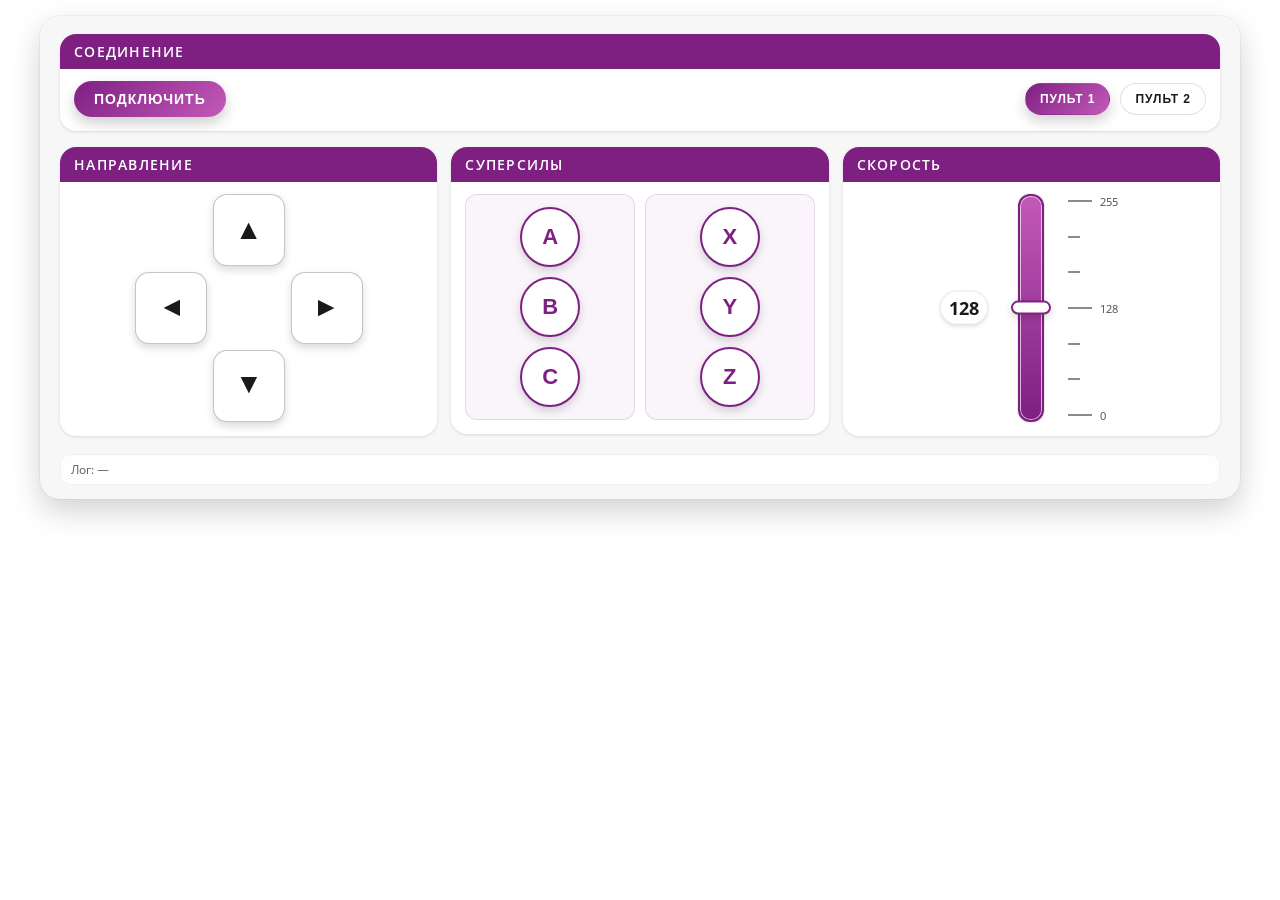
<file: index.html>
<!DOCTYPE html>
<html lang="ru">
<head>
    <meta charset="UTF-8">
    <meta name="viewport" content="width=device-width, initial-scale=1.0">
    <title>Robot Controller</title>
    <link rel="manifest" href="manifest.json">
    <meta name="theme-color" content="#7d2082">

    <!-- Open Sans по брендбуку -->
    <link rel="preconnect" href="https://fonts.gstatic.com" crossorigin>
    <link
        href="https://fonts.googleapis.com/css2?family=Open+Sans:wght@300;400;600;700;800;1000;1300;1500&display=swap"
        rel="stylesheet"
    >

    <link rel="stylesheet" href="style.css">
</head>
<body>
<div class="page">
    <!-- Цветные фоновые блоки (колорблокинг) -->
    <div class="page-bg page-bg--left"></div>
    <div class="page-bg page-bg--right"></div>

    <main class="app">
        <!-- Главная панель -->
        <section class="panel">
            <!-- Блок соединения -->
            <section class="panel-section panel-section--connection">
                <div class="section-header">
                    <h2 class="section-title">Соединение</h2>
                </div>
                <div class="section-body section-body--connection">
                    <button
                        id="connect-btn"
                        class="connect-btn"
                        type="button"
                    >
                        Подключить
                    </button>
                    <div class="panel-switch" role="group" aria-label="Панели управления">
                        <button
                            class="panel-switch-btn is-active"
                            type="button"
                            data-panel-target="panel-1"
                            aria-pressed="true"
                            aria-controls="panel-1"
                        >
                            Пульт 1
                        </button>
                        <button
                            class="panel-switch-btn"
                            type="button"
                            data-panel-target="panel-2"
                            aria-pressed="false"
                            aria-controls="panel-2"
                        >
                            Пульт 2
                        </button>
                    </div>
                </div>
            </section>

            <!-- Три основных блока: движение, команды, мощность -->
            <div class="panel-views">
                <div class="panel-view is-active" data-panel-view="panel-1" id="panel-1">
                    <div class="panel-grid">
                        <!-- Направление движения -->
                        <section class="panel-section panel-section--movement">
                            <div class="section-header">
                                <h2 class="section-title">Направление</h2>
                            </div>
                            <div class="section-body section-body--movement">
                                <div class="dpad">
                                    <div class="dpad-row dpad-row--single">
                                        <button
                                            class="dpad-btn dpad-btn--up"
                                            data-cmd="up"
                                        >
                                            <span class="dpad-icon dpad-icon--up">▲</span>
                                        </button>
                                    </div>

                                    <div class="dpad-row dpad-row--middle">
                                        <button
                                            class="dpad-btn dpad-btn--left"
                                            data-cmd="left"
                                        >
                                            <span class="dpad-icon dpad-icon--left">▲</span>
                                        </button>
                                        <div class="dpad-spacer" aria-hidden="true"></div>
                                        <button
                                            class="dpad-btn dpad-btn--right"
                                            data-cmd="right"
                                        >
                                            <span class="dpad-icon dpad-icon--right">▲</span>
                                        </button>
                                    </div>

                                    <div class="dpad-row dpad-row--single">
                                        <button
                                            class="dpad-btn dpad-btn--down"
                                            data-cmd="down"
                                        >
                                            <span class="dpad-icon dpad-icon--down">▲</span>
                                        </button>
                                    </div>


                                    <!-- 
                                    <div class="dpad-row dpad-row--single">
                                        <button
                                            class="dpad-btn dpad-btn--up"
                                            data-cmd="up"
                                        >
                                            ▲
                                        </button>
                                    </div>

                                    <div class="dpad-row dpad-row--middle">
                                        <button
                                            class="dpad-btn dpad-btn--left"
                                            data-cmd="left"
                                        >
                                            ◀
                                        </button>
                                        <div class="dpad-spacer" aria-hidden="true"></div>
                                        <button
                                            class="dpad-btn dpad-btn--right"
                                            data-cmd="right"
                                        >
                                            ▶
                                        </button>
                                    </div>

                                    <div class="dpad-row dpad-row--single">
                                        <button
                                            class="dpad-btn dpad-btn--down"
                                            data-cmd="down"
                                        >
                                            ▼
                                        </button>
                                    </div>-->
                                </div>
                            </div>
                        </section>

                        <!-- Команды A B C X Y Z -->
                        <section class="panel-section panel-section--commands">
                            <div class="section-header">
                                <h2 class="section-title">Суперсилы</h2>
                            </div>
                            <div class="section-body section-body--commands">
                                <div class="actions">
                                    <div class="actions-card">
                                        <div class="actions-buttons">
                                            <button
                                                class="action-btn"
                                                data-cmd="A"
                                                type="button"
                                            >
                                                A
                                            </button>
                                            <button
                                                class="action-btn"
                                                data-cmd="B"
                                                type="button"
                                            >
                                                B
                                            </button>
                                            <button
                                                class="action-btn"
                                                data-cmd="C"
                                                type="button"
                                            >
                                                C
                                            </button>
                                        </div>
                                    </div>

                                    <div class="actions-card">
                                        <div class="actions-buttons">
                                            <button
                                                class="action-btn"
                                                data-cmd="X"
                                                type="button"
                                            >
                                                X
                                            </button>
                                            <button
                                                class="action-btn"
                                                data-cmd="Y"
                                                type="button"
                                            >
                                                Y
                                            </button>
                                            <button
                                                class="action-btn"
                                                data-cmd="Z"
                                                type="button"
                                            >
                                                Z
                                            </button>
                                        </div>
                                    </div>
                                </div>
                            </div>
                        </section>

                        <!-- Мощность / скорость -->
                        <section class="panel-section panel-section--power">
                            <div class="section-header">
                                <h2 class="section-title">Скорость</h2>
                            </div>
                            <div class="section-body section-body--power">
                                <div class="speed-panel">
                                    <div class="speed-content">
                                        <div class="speed-slider-wrap">
                                            <div class="speed-scale" aria-hidden="true">
                                            <div class="speed-tick speed-tick--long">
                                                <span class="speed-tick-label">255</span>
                                                <span class="speed-tick-line"></span>
                                            </div>
                                            <div class="speed-tick speed-tick--short">
                                                <span class="speed-tick-line"></span>
                                            </div>
                                            <div class="speed-tick speed-tick--short">
                                                <span class="speed-tick-line"></span>
                                            </div>
                                            <div class="speed-tick speed-tick--long">
                                                <span class="speed-tick-label">128</span>
                                                <span class="speed-tick-line"></span>
                                            </div>
                                            <div class="speed-tick speed-tick--short">
                                                <span class="speed-tick-line"></span>
                                            </div>
                                            <div class="speed-tick speed-tick--short">
                                                <span class="speed-tick-line"></span>
                                            </div>
                                            <div class="speed-tick speed-tick--long">
                                                <span class="speed-tick-label">0</span>
                                                <span class="speed-tick-line"></span>
                                            </div>
                                            </div>

                                            <div class="speed-track-visual"></div>
                                            <input
                                                type="range"
                                                id="speed-slider"
                                                min="0"
                                                max="255"
                                                value="128"
                                            />
                                            <div class="speed-thumb-visual"></div>
                                            <div
                                                class="speed-value"
                                                id="speed-value"
                                            >
                                                128
                                            </div>
                                        </div>
                                    </div>
                                </div>
                            </div>
                        </section>
                    </div>
                </div>
                <div class="panel-view" data-panel-view="panel-2" id="panel-2">
                    <div class="panel-grid panel-grid--panel2">
                        <section class="panel-section panel-section--legs panel-section--panel2">
                            <div class="section-header">
                                <h2 class="section-title">Ноги</h2>
                            </div>
                            <div class="section-body section-body--movement section-body--legs">
                                <div class="dpad dpad--grid">
                                    <div class="dpad-grid">
                                        <button
                                            class="dpad-btn dpad-btn--ccw"
                                            data-cmd="leg-ccw"
                                            type="button"
                                        >
                                            <span class="dpad-icon dpad-icon--ccw">↺</span>
                                        </button>
                                        <button
                                            class="dpad-btn dpad-btn--up"
                                            data-cmd="leg-up"
                                            type="button"
                                        >
                                            <span class="dpad-icon dpad-icon--up">▲</span>
                                        </button>
                                        <button
                                            class="dpad-btn dpad-btn--cw"
                                            data-cmd="leg-cw"
                                            type="button"
                                        >
                                            <span class="dpad-icon dpad-icon--cw">↻</span>
                                        </button>
                                        <button
                                            class="dpad-btn dpad-btn--left"
                                            data-cmd="leg-left"
                                            type="button"
                                        >
                                            <span class="dpad-icon dpad-icon--left">▲</span>
                                        </button>
                                        <div class="dpad-spacer" aria-hidden="true"></div>
                                        <button
                                            class="dpad-btn dpad-btn--right"
                                            data-cmd="leg-right"
                                            type="button"
                                        >
                                            <span class="dpad-icon dpad-icon--right">▲</span>
                                        </button>
                                        <button
                                            class="dpad-btn dpad-btn--down-left"
                                            data-cmd="leg-down-left"
                                            type="button"
                                        >
                                            <span class="dpad-icon dpad-icon--down-left">▲</span>
                                        </button>
                                        <button
                                            class="dpad-btn dpad-btn--down"
                                            data-cmd="leg-down"
                                            type="button"
                                        >
                                            <span class="dpad-icon dpad-icon--down">▲</span>
                                        </button>
                                        <button
                                            class="dpad-btn dpad-btn--down-right"
                                            data-cmd="leg-down-right"
                                            type="button"
                                        >
                                            <span class="dpad-icon dpad-icon--down-right">▲</span>
                                        </button>
                                    </div>
                                </div>
                            </div>
                        </section>

                        <section class="panel-section panel-section--claw panel-section--panel2">
                            <div class="section-header">
                                <h2 class="section-title">Клешня</h2>
                            </div>
                            <div class="section-body section-body--claw">
                                <div class="panel2-card panel2-card--vertical">
                                    <button
                                        class="panel2-btn panel2-btn--vertical"
                                        data-cmd="claw-open"
                                        type="button"
                                    >
                                        открыть
                                    </button>
                                    <button
                                        class="panel2-btn panel2-btn--vertical"
                                        data-cmd="claw-close"
                                        type="button"
                                    >
                                        закрыть
                                    </button>
                                </div>
                            </div>
                        </section>

                        <section class="panel-section panel-section--arms panel-section--panel2">
                            <div class="section-header">
                                <h2 class="section-title">Руки</h2>
                            </div>
                            <div class="section-body section-body--arms">
                                <div class="panel2-card panel2-card--horizontal">
                                    <button
                                        class="panel2-btn panel2-btn--horizontal"
                                        data-cmd="arm-up"
                                        type="button"
                                    >
                                        поднять
                                    </button>
                                    <button
                                        class="panel2-btn panel2-btn--horizontal"
                                        data-cmd="arm-down"
                                        type="button"
                                    >
                                        опустить
                                    </button>
                                </div>
                            </div>
                        </section>
                    </div>
                </div>
            </div>

            <!-- Низ панели: лог последнего события -->
            <footer class="panel-footer">
                <div class="log-line" id="status-log">
                    Лог: —
                </div>
            </footer>
        </section>
    </main>

    <!-- Модалка истории логов -->
    <div class="log-modal-overlay" id="log-modal">
        <div class="log-modal">
            <div class="log-modal-header">
                <div class="log-modal-title">Журнал событий</div>
                <button class="log-modal-close" id="log-modal-close" type="button" aria-label="Закрыть лог">
                    ✕
                </button>
            </div>
            <div class="log-modal-body">
                <div class="log-modal-list" id="log-modal-list"></div>
            </div>
        </div>
    </div>

    <!-- Модалка предупреждения о подключении -->
    <div
        class="warning-modal-overlay"
        id="connect-warning-modal"
        aria-hidden="true"
    >
        <div
            class="warning-modal"
            role="alertdialog"
            aria-modal="true"
            aria-labelledby="connect-warning-title"
            aria-describedby="connect-warning-text"
        >
            <div class="warning-modal-header">
                <div class="warning-modal-title" id="connect-warning-title">
                    Нет подключения
                </div>
                <button
                    class="warning-modal-close"
                    id="connect-warning-close"
                    type="button"
                    aria-label="Закрыть"
                >
                    ✕
                </button>
            </div>
            <div class="warning-modal-body">
                <div class="warning-modal-text" id="connect-warning-text">
                    Сначала подключитесь к устройству по Bluetooth.
                </div>
                <button
                    class="warning-modal-action"
                    id="connect-warning-ok"
                    type="button"
                >
                    Понятно
                </button>
            </div>
        </div>
    </div>
</div>

<!-- Баннер установки PWA -->
<div class="install-banner" id="install-banner" hidden>
    <div class="install-banner__content">
        <div class="install-banner__text">
            Установите приложение
        </div>
        <div class="install-banner__actions">
            <button class="install-btn" id="install-confirm" type="button">Установить</button>
            <button class="install-close" id="install-dismiss" type="button">Не сейчас</button>
        </div>
        <div class="install-banner__note" id="install-note" aria-live="polite"></div>
    </div>
</div>

<script src="main.js"></script>
<script src="companion.js" data-service-worker="sw.js"></script>
</body>
</html>
</file>
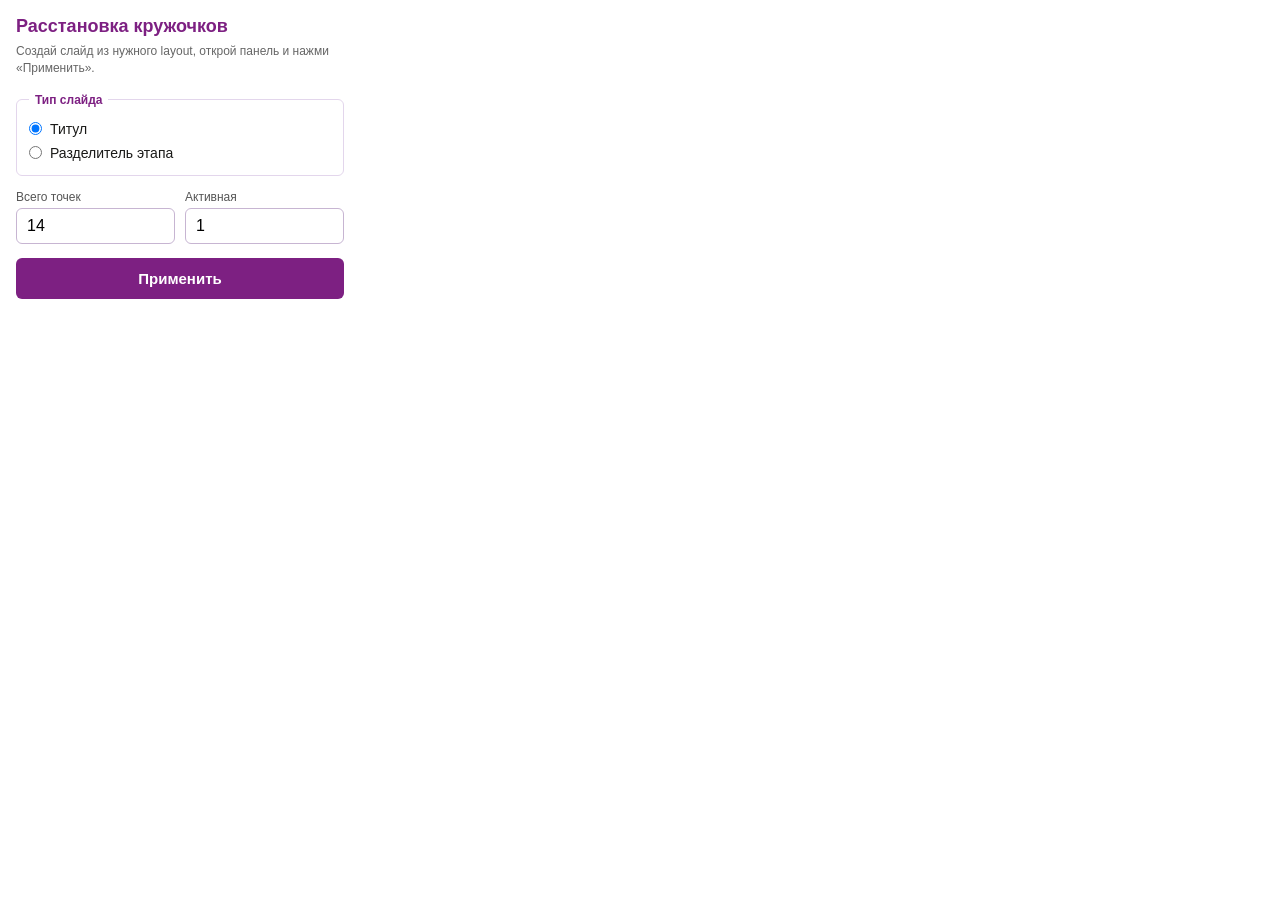
<file: docs/addin/taskpane.html>
<!DOCTYPE html>
<html lang="ru">
<head>
  <meta charset="UTF-8">
  <meta http-equiv="X-UA-Compatible" content="IE=edge">
  <meta name="viewport" content="width=device-width, initial-scale=1.0">
  <title>Кружочки занятия</title>
  <script src="https://appsforoffice.microsoft.com/lib/1/hosted/office.js"></script>
  <link rel="stylesheet" href="taskpane.css">
</head>
<body>
  <main class="container">
    <h1>Расстановка кружочков</h1>
    <p class="hint">Создай слайд из нужного layout, открой панель и нажми «Применить».</p>

    <fieldset class="group">
      <legend>Тип слайда</legend>
      <label class="radio">
        <input type="radio" name="type" value="title" checked>
        <span>Титул</span>
      </label>
      <label class="radio">
        <input type="radio" name="type" value="etap">
        <span>Разделитель этапа</span>
      </label>
    </fieldset>

    <div class="row">
      <label>
        <span>Всего точек</span>
        <input type="number" id="total" min="1" max="60" value="14" inputmode="numeric">
      </label>
      <label>
        <span>Активная</span>
        <input type="number" id="active" min="1" max="60" value="1" inputmode="numeric">
      </label>
    </div>

    <button id="apply" class="primary">Применить</button>

    <div id="status" class="status"></div>
  </main>

  <script src="taskpane.js"></script>
</body>
</html>
</file>
<file: style.css>
:root {
    --tesla-purple-dark: #7d2082;
    --tesla-purple: #7f2084;
    --tesla-purple-light: #a14a96;
    --tesla-pink: #c359b7;
    --tesla-black: #1a1a18;

    --panel-bg: #f7f7f7;
    --card-bg: #ffffff;
    --ui-scale: 1;
    --space-scale: 1;
    --page-align: flex-start;
    --page-justify: center;
    --dpad-size: calc(72px * var(--ui-scale));
    --dpad-radius: calc(14px * var(--ui-scale));
    --dpad-font: calc(28px * var(--ui-scale));
    --action-size: calc(60px * var(--ui-scale));
    --action-font: calc(22px * var(--ui-scale));
    --slider-wrap-width: calc(160px * var(--ui-scale));
    --slider-track-width: calc(26px * var(--ui-scale));
    --slider-thumb-width: calc(40px * var(--ui-scale));
    --slider-thumb-height: calc(14px * var(--ui-scale));
    --slider-scale-offset: calc(24px * var(--ui-scale));
    --slider-value-offset: calc(80px * var(--ui-scale));
    --slider-value-font: calc(18px * var(--ui-scale));
    --speed-scale-width: calc(64px * var(--ui-scale));
    --speed-tick-font: calc(11px * var(--ui-scale));
    --speed-tick-line-long: calc(24px * var(--ui-scale));
    --speed-tick-line-short: calc(12px * var(--ui-scale));
    --section-title-size: calc(14px * var(--ui-scale));
    --section-header-padding: calc(8px * var(--ui-scale));
    --status-font: calc(12px * var(--ui-scale));
    --status-padding-y: calc(8px * var(--ui-scale));
    --status-padding-x: calc(12px * var(--ui-scale));
    --connect-font: calc(14px * var(--ui-scale));
    --connect-padding-y: calc(10px * var(--ui-scale));
    --connect-padding-x: calc(20px * var(--ui-scale));
    --panel-radius: calc(20px * var(--ui-scale));
    --section-radius: calc(16px * var(--ui-scale));
    --card-radius: calc(12px * var(--ui-scale));
    --chip-radius: calc(10px * var(--ui-scale));
    --slider-track-radius: calc(12px * var(--ui-scale));
    --slider-thumb-radius: calc(18px * var(--ui-scale));
}

*,
*::before,
*::after {
    box-sizing: border-box;
}

html,
body {
    margin: 0;
    padding: 0;
    height: 100%;
    font-family: "Open Sans", system-ui, -apple-system, BlinkMacSystemFont,
        "Segoe UI", sans-serif;
    color: var(--tesla-black);
    background: #ffffff;
    overscroll-behavior: none;
}

body {
    display: flex;
    align-items: var(--page-align);
    justify-content: var(--page-justify);
    touch-action: manipulation;
    user-select: none;
    -webkit-user-select: none;
    -webkit-touch-callout: none;
}

/* ----- Фон с цветными блоками ----- */

.page {
    position: relative;
    min-height: 100vh;
    width: 100%;
    display: flex;
    justify-content: var(--page-justify);
    align-items: var(--page-align);
    padding: 16px 18px;
    overflow: hidden;
}

.page-bg {
    position: fixed;
    top: 0;
    bottom: 0;
    width: 22vw;
    max-width: 320px;
    z-index: -1;
    opacity: 0.95;
}

.page-bg--left {
    left: 0;
    background: var(--tesla-purple-dark);
}

.page-bg--right {
    right: 0;
    background: var(--tesla-pink);
}

@media (max-width: 1200px) {
    .page-bg {
        display: none;
    }
}

/* ----- Обёртка приложения ----- */

.app {
    width: 100%;
    max-width: 1200px;
    margin: 0 auto;
}

/* ----- Заголовок ----- */

/* ----- Главная панель ----- */

.panel {
    background: var(--panel-bg);
    border-radius: var(--panel-radius);
    padding: calc(18px * var(--space-scale)) calc(20px * var(--space-scale))
        calc(14px * var(--space-scale));
    box-shadow:
        0 12px 30px rgba(0, 0, 0, 0.18),
        0 0 0 1px rgba(0, 0, 0, 0.04);
    display: flex;
    flex-direction: column;
    gap: calc(16px * var(--space-scale));
}

/* Общий стиль секций */

.panel-section {
    background: var(--card-bg);
    border-radius: var(--section-radius);
    box-shadow: 0 1px 3px rgba(0, 0, 0, 0.12);
    overflow: hidden;
}

.section-header {
    background: var(--tesla-purple-dark);
    color: #ffffff;
    padding: calc(var(--section-header-padding) * var(--space-scale))
        calc(14px * var(--space-scale));
}

.section-title {
    margin: 0;
    font-size: var(--section-title-size);
    text-transform: uppercase;
    letter-spacing: 0.09em;
    font-weight: 600;
}

.section-body {
    padding: calc(12px * var(--space-scale)) calc(14px * var(--space-scale))
        calc(14px * var(--space-scale));
}

/* ----- Грид с тремя блоками ----- */

.panel-grid {
    display: grid;
    grid-template-columns: repeat(3, minmax(0, 1fr));
    gap: calc(14px * var(--space-scale));
    align-items: start;
}

.panel-footer {
    margin-top: 2px;
    font-size: 12px;
    color: rgba(26, 26, 24, 0.7);
}

/* ----- Соединение ----- */

.section-body--connection {
    display: flex;
    align-items: center;
    justify-content: space-between;
    gap: 16px;
    flex-wrap: wrap;
}

.connection-status {
    padding: var(--status-padding-y) var(--status-padding-x);
    border-radius: 999px;
    font-size: var(--status-font);
    font-weight: 600;
    letter-spacing: 0.08em;
    text-transform: uppercase;
    border: 1px solid rgba(0, 0, 0, 0.12);
}

.connection-status--offline {
    background: #ffffff;
    color: rgba(26, 26, 24, 0.7);
}

.connection-status--online {
    background: rgba(35, 180, 80, 0.12);
    color: #1f7a3a;
    border-color: rgba(35, 180, 80, 0.4);
}

/* Кнопка подключения */

.connect-btn {
    display: inline-flex;
    align-items: center;
    justify-content: center;
    padding: var(--connect-padding-y) var(--connect-padding-x);
    border-radius: 999px;
    border: none;
    font-size: var(--connect-font);
    font-weight: 600;
    letter-spacing: 0.07em;
    text-transform: uppercase;
    background: linear-gradient(
        135deg,
        var(--tesla-purple) 0%,
        var(--tesla-pink) 100%
    );
    color: #ffffff;
    cursor: pointer;
    box-shadow: 0 6px 14px rgba(0, 0, 0, 0.2);
    transition:
        transform 0.08s ease,
        box-shadow 0.08s ease,
        filter 0.1s ease;
}

.connect-btn:hover {
    filter: brightness(1.05);
    transform: translateY(-1px);
    box-shadow: 0 10px 20px rgba(0, 0, 0, 0.25);
}

.connect-btn:active {
    transform: translateY(0);
    box-shadow: 0 3px 6px rgba(0, 0, 0, 0.15);
}

.connect-btn.is-status {
    background: #ffffff;
    color: rgba(26, 26, 24, 0.7);
    border: 1px solid rgba(0, 0, 0, 0.12);
    box-shadow: none;
}

.connect-btn.is-status:hover {
    filter: none;
    box-shadow: 0 6px 14px rgba(0, 0, 0, 0.12);
}

.connect-btn.is-status:active {
    box-shadow: 0 3px 6px rgba(0, 0, 0, 0.1);
}

.connect-btn.is-status.is-connected {
    background: rgba(35, 180, 80, 0.12);
    color: #1f7a3a;
    border-color: rgba(35, 180, 80, 0.4);
}

.connect-btn.is-status.is-connected:hover {
    background: rgba(35, 180, 80, 0.18);
}

/* Переключатель панелей */

.panel-switch {
    display: inline-flex;
    align-items: center;
    gap: 10px;
    margin-left: auto;
    flex-wrap: wrap;
    justify-content: flex-end;
}

.panel-switch-btn {
    border: 1px solid rgba(0, 0, 0, 0.12);
    border-radius: 999px;
    padding: calc(8px * var(--space-scale))
        calc(14px * var(--space-scale));
    font-size: calc(12px * var(--ui-scale));
    font-weight: 700;
    letter-spacing: 0.08em;
    text-transform: uppercase;
    background: #ffffff;
    color: var(--tesla-black);
    cursor: pointer;
    transition:
        background 0.12s ease,
        color 0.12s ease,
        border-color 0.12s ease,
        transform 0.08s ease,
        box-shadow 0.12s ease;
}

.panel-switch-btn:hover {
    border-color: var(--tesla-purple-light);
}

.panel-switch-btn:active {
    transform: translateY(1px);
}

.panel-switch-btn.is-active {
    background: linear-gradient(
        135deg,
        var(--tesla-purple) 0%,
        var(--tesla-pink) 100%
    );
    color: #ffffff;
    border-color: transparent;
    box-shadow: 0 6px 14px rgba(0, 0, 0, 0.18);
}

/* Панели управления */

.panel-views {
    width: 100%;
    position: relative;
}

.panel-view {
    display: none;
}

.panel-view.is-active {
    display: block;
}

.panel-empty {
    min-height: calc(240px * var(--space-scale));
    border-radius: var(--section-radius);
    border: 1px dashed rgba(26, 26, 24, 0.18);
    background: rgba(255, 255, 255, 0.8);
    display: flex;
    align-items: center;
    justify-content: center;
    padding: calc(20px * var(--space-scale));
    font-size: calc(13px * var(--ui-scale));
    font-weight: 700;
    letter-spacing: 0.08em;
    text-transform: uppercase;
    color: rgba(26, 26, 24, 0.5);
}

/* ----- D-Pad (движение) ----- */

.section-body--movement {
    display: flex;
    justify-content: center;
    align-items: center;
}

.dpad {
    display: flex;
    flex-direction: column;
    align-items: center;
    gap: 6px;
}

.dpad-row {
    display: flex;
    align-items: center;
    justify-content: center;
    gap: 6px;
}

.dpad-row--single {
    width: 100%;
    justify-content: center;
}

.dpad-row--middle {
    width: 100%;
}

.dpad-btn {
    width: var(--dpad-size);
    height: var(--dpad-size);
    border-radius: var(--dpad-radius);
    border: 1px solid rgba(26, 26, 24, 0.25);
    background: #ffffff;
    font-size: var(--dpad-font);
    color: var(--tesla-black);
    display: flex;
    align-items: center;
    justify-content: center;
    box-shadow:
        0 4px 9px rgba(0, 0, 0, 0.15),
        inset 0 0 0 1px rgba(255, 255, 255, 0.8);
    cursor: pointer;
    transition:
        background 0.1s ease,
        transform 0.08s ease,
        box-shadow 0.08s ease,
        border-color 0.1s ease;
}

.dpad-icon {
    display: inline-block;
    transform: rotate(0deg);
}

.dpad-icon--up {
    transform: rotate(0deg);
}

.dpad-icon--right {
    transform: rotate(90deg);
}

.dpad-icon--down {
    transform: rotate(180deg);
}

.dpad-icon--left {
    transform: rotate(270deg);
}

.dpad-icon--down-left {
    transform: rotate(225deg);
}

.dpad-icon--down-right {
    transform: rotate(135deg);
}

.dpad-icon--ccw {
    transform: rotate(-90deg) scale(1.5);
}

.dpad-icon--cw {
    transform: rotate(90deg) scale(1.5);
}

.dpad-icon--ccw,
.dpad-icon--cw {
    line-height: 1;
    transform-origin: center;
}

.dpad-spacer {
    width: var(--dpad-size);
    height: var(--dpad-size);
}

.dpad-grid {
    display: grid;
    grid-template-columns: repeat(3, var(--dpad-size));
    grid-template-rows: repeat(3, var(--dpad-size));
    gap: 6px;
}

.dpad-grid .dpad-spacer {
    width: var(--dpad-size);
    height: var(--dpad-size);
}

.dpad-btn:hover {
    border-color: var(--tesla-purple-light);
    box-shadow:
        0 6px 14px rgba(0, 0, 0, 0.18),
        inset 0 0 0 1px rgba(255, 255, 255, 0.9);
}

.dpad-btn:active {
    transform: translateY(1px);
    background: linear-gradient(
        135deg,
        var(--tesla-purple-light),
        var(--tesla-purple)
    );
    color: #ffffff;
    box-shadow: 0 2px 4px rgba(0, 0, 0, 0.15);
}

.dpad-btn.is-holding {
    transform: translateY(1px);
    background: linear-gradient(
        135deg,
        var(--tesla-purple-light),
        var(--tesla-purple)
    );
    color: #ffffff;
    box-shadow: 0 2px 4px rgba(0, 0, 0, 0.15);
}

.dpad-center {
    width: 72px;
    height: 72px;
    border-radius: 14px;
    border: 1px dashed rgba(26, 26, 24, 0.28);
    background: #fafafa;
    display: flex;
    flex-direction: column;
    align-items: center;
    justify-content: center;
    font-size: 11px;
    text-transform: uppercase;
    letter-spacing: 0.16em;
    color: rgba(26, 26, 24, 0.8);
}

.dpad-center-label {
    font-weight: 700;
}

.dpad-center-sub {
    font-weight: 400;
    font-size: 9px;
    opacity: 0.7;
}

/* ----- Пульт 2 ----- */

.panel-section--panel2 {
    min-height: var(--panel2-section-height, auto);
    display: flex;
    flex-direction: column;
}

.panel-section--panel2 .section-body {
    flex: 1;
}

.section-body--claw,
.section-body--arms {
    display: flex;
    align-items: stretch;
}

.panel2-card {
    width: 100%;
    flex: 1;
    background: #f9f5fb;
    border-radius: var(--card-radius);
    padding: calc(12px * var(--space-scale));
    border: 1px solid rgba(125, 32, 130, 0.15);
    display: flex;
    gap: calc(12px * var(--space-scale));
}

.panel2-card--vertical {
    flex-direction: row;
}

.panel2-card--horizontal {
    flex-direction: column;
}

.panel2-btn {
    flex: 1;
    border-radius: calc(var(--card-radius) * 2.1);
    border: 2px solid var(--tesla-purple-dark);
    background: #ffffff;
    font-size: calc(15px * var(--ui-scale));
    font-weight: 800;
    letter-spacing: 0.08em;
    text-transform: uppercase;
    color: var(--tesla-purple-dark);
    -webkit-text-stroke: 0.4px currentColor;
    text-stroke: 0.4px currentColor;
    cursor: pointer;
    display: flex;
    align-items: center;
    justify-content: center;
    transform: scale(0.95);
    box-shadow: 0 4px 10px rgba(0, 0, 0, 0.16);
    transition:
        background 0.1s ease,
        color 0.1s ease,
        transform 0.08s ease,
        box-shadow 0.08s ease,
        border-color 0.1s ease;
}

.panel2-btn:hover {
    border-color: var(--tesla-purple-light);
    transform: translateY(-1px) scale(0.95);
    box-shadow: 0 7px 16px rgba(0, 0, 0, 0.2);
}

.panel2-btn:active {
    background: linear-gradient(
        135deg,
        var(--tesla-purple),
        var(--tesla-pink)
    );
    color: #ffffff;
    transform: translateY(1px) scale(0.95);
    box-shadow: 0 3px 6px rgba(0, 0, 0, 0.18);
}

.panel2-btn--vertical {
    writing-mode: vertical-rl;
    text-orientation: upright;
    letter-spacing: 0.08em;
}

/* ----- Команды (кнопки A B C X Y Z) ----- */

.section-body--commands {
    display: flex;
    flex-direction: column;
    height: 100%;
}

.actions {
    display: grid;
    grid-template-columns: repeat(2, minmax(0, 1fr));
    gap: calc(10px * var(--space-scale));
    align-items: start;
    justify-items: stretch;
    height: 100%;
}

.actions-card {
    width: 100%;
    background: #f9f5fb;
    border-radius: var(--card-radius);
    padding: calc(12px * var(--space-scale));
    border: 1px solid rgba(125, 32, 130, 0.15);
    display: flex;
    flex-direction: column;
    justify-content: center;
    gap: calc(8px * var(--space-scale));
}

.actions-label {
    font-size: calc(11px * var(--ui-scale));
    text-transform: uppercase;
    letter-spacing: 0.12em;
    font-weight: 600;
    opacity: 0.8;
}

.actions-buttons {
    display: flex;
    gap: calc(10px * var(--space-scale));
    flex-direction: column;
    align-items: center;
    justify-content: center;
    flex: 1;
}

.action-btn {
    width: var(--action-size);
    height: var(--action-size);
    border-radius: 999px;
    border: 2px solid var(--tesla-purple-dark);
    background: #ffffff;
    font-size: var(--action-font);
    font-weight: 700;
    color: var(--tesla-purple-dark);
    cursor: pointer;
    box-shadow: 0 4px 10px rgba(0, 0, 0, 0.16);
    transition:
        background 0.1s ease,
        color 0.1s ease,
        transform 0.08s ease,
        box-shadow 0.08s ease,
        border-color 0.1s ease;
}

.action-btn:hover {
    border-color: var(--tesla-purple-light);
    transform: translateY(-1px);
    box-shadow: 0 7px 16px rgba(0, 0, 0, 0.2);
}

.action-btn:active {
    background: linear-gradient(
        135deg,
        var(--tesla-purple),
        var(--tesla-pink)
    );
    color: #ffffff;
    transform: translateY(1px);
    box-shadow: 0 3px 6px rgba(0, 0, 0, 0.18);
}

/* ----- Мощность / скорость ----- */

.section-body--power {
    display: flex;
    justify-content: center;
    align-items: center;
    touch-action: none;
}

.speed-panel {
    display: flex;
    flex-direction: column;
    justify-content: center;
    align-items: center;
    gap: 12px;
    width: 100%;
}

.speed-content {
    display: flex;
    justify-content: center;
    align-items: center;
    gap: 0;
    touch-action: none;
}

.speed-scale {
    position: absolute;
    left: calc(50% + (var(--track-width) / 2) + var(--slider-scale-offset));
    top: var(--track-inset);
    bottom: var(--track-inset);
    width: var(--speed-scale-width);
    pointer-events: none;
}

.speed-tick {
    position: absolute;
    left: 0;
    display: flex;
    align-items: center;
    justify-content: flex-start;
    gap: 8px;
    transform: translateY(-50%);
    top: 0;
}

.speed-tick--long {
    flex-direction: row-reverse;
}

.speed-tick-line {    
    display: inline-block;
    height: 1px;
    width: var(--speed-tick-line-long);
    background: var(--tesla-black);
}

.speed-tick--short .speed-tick-line {
    width: var(--speed-tick-line-short);
}

.speed-tick-label {
    font-size: var(--speed-tick-font);
    min-width: calc(24px * var(--ui-scale));
    text-align: left;
    color: rgba(26, 26, 24, 0.8);
}

/* Обёртка вертикального слайдера */

.speed-slider-wrap {
    position: relative;
    width: var(--slider-wrap-width);
    height: 100%;
    min-height: 0;
    display: flex;
    justify-content: center;
    align-items: center;
    --track-width: var(--slider-track-width);
    --track-inset: 0px;
    overflow: visible;
    touch-action: none;
}

/* Сам слайдер */

#speed-slider {
    -webkit-appearance: slider-vertical;
    appearance: slider-vertical;
    writing-mode: bt-lr;
    width: var(--track-width);
    height: calc(100% - var(--track-inset) * 2);
    background: transparent;
    position: absolute;
    left: 50%;
    transform: translateX(-50%);
    top: var(--track-inset);
    z-index: 3;
    margin: 0;
    opacity: 0;
    touch-action: none;
}

/* WebKit трек */

#speed-slider::-webkit-slider-runnable-track {
    -webkit-appearance: none;
    width: 100%;
    height: 100%;
    border-radius: 14px;
    background: transparent;
    border: none;
    box-shadow: none;
}

/* WebKit thumb прячем, у нас своя визуализация */

#speed-slider::-webkit-slider-thumb {
    -webkit-appearance: none;
    appearance: none;
    width: 0;
    height: 0;
    background: transparent;
    border: none;
    box-shadow: none;
    margin: 0;
    opacity: 0;
}

/* Firefox трек */

#speed-slider::-moz-range-track {
    width: 100%;
    height: 100%;
    border-radius: 14px;
    background: transparent;
    border: none;
    box-shadow: none;
}

/* Firefox thumb тоже прячем */

#speed-slider::-moz-range-thumb {
    width: 0;
    height: 0;
    background: transparent;
    border: none;
    box-shadow: none;
    opacity: 0;
}

/* Визуальный "поплавок" */

.speed-thumb-visual {
    position: absolute;
    left: 50%;
    width: var(--slider-thumb-width);
    height: var(--slider-thumb-height);
    background: #ffffff;
    border-radius: var(--slider-thumb-radius);
    border: 2px solid var(--tesla-purple);
    top: 0;
    transform: translate(-50%, 0);
    pointer-events: none;
    z-index: 3;
    box-shadow: 0 3px 8px rgba(0, 0, 0, 0.18);
    transition: transform 0.04s linear;
}

.speed-track-visual {
    position: absolute;
    top: var(--track-inset);
    bottom: var(--track-inset);
    left: 50%;
    width: var(--track-width);
    transform: translateX(-50%);
    border-radius: var(--slider-track-radius);
    background: linear-gradient(
        180deg,
        var(--tesla-pink) 0%,
        var(--tesla-purple-dark) 100%
    );
    border: 2px solid var(--tesla-purple-dark);
    box-shadow:
        inset 0 0 0 1px rgba(255, 255, 255, 0.65),
        0 0 0 1px rgba(0, 0, 0, 0.08);
    z-index: 1;
}

/* Блок отображения значения */

.speed-value {
    font-family: "Open Sans", monospace;
    font-size: var(--slider-value-font);
    font-weight: 700;
    position: absolute;
    left: calc(50% + var(--slider-track-width) / 2);
    top: 0;
    padding: calc(4px * var(--ui-scale)) calc(8px * var(--ui-scale));
    border-radius: 999px;
    background: #ffffff;
    border: 1px solid rgba(0, 0, 0, 0.08);
    box-shadow: 0 2px 4px rgba(0, 0, 0, 0.12);
    transform: translate(calc(-50% + var(--slider-value-offset)), 0);
    pointer-events: none;
}

/* ----- Лог ----- */

.log-line {
    padding: 6px 10px;
    border-radius: var(--chip-radius);
    background: rgba(255, 255, 255, 0.86);
    border: 1px solid rgba(0, 0, 0, 0.05);
    white-space: nowrap;
    overflow: hidden;
    text-overflow: ellipsis;
    cursor: pointer;
}

/* ----- Адаптивность ----- */

@media (max-width: 900px) {
    .panel-grid {
        grid-template-columns: 1fr;
    }
}

@media (max-width: 768px) {
    .page {
        padding: 12px;
        align-items: flex-start;
    }

    .panel-grid {
        grid-template-columns: 1fr;
    }

    .section-body {
        padding: 10px 10px 12px;
    }

    .speed-content {
        gap: 10px;
    }
}

@media (max-width: 480px) {
    .app-title {
        font-size: 22px;
    }

    .connection-status {
        width: 100%;
        text-align: center;
    }

    .section-body--connection {
        align-items: stretch;
    }

    .connect-btn {
        width: 100%;
        justify-content: center;
        text-align: center;
    }

    .panel-switch {
        width: 100%;
        justify-content: stretch;
    }

    .panel-switch-btn {
        flex: 1;
        text-align: center;
    }

    .speed-content {
        justify-content: flex-start;
    }
}

/* ----- Ориентация ----- */

.layout-landscape .panel-grid {
    grid-template-columns: repeat(3, minmax(0, 1fr));
}

.layout-landscape .panel-grid > .panel-section {
    order: 0;
}

body.layout-landscape {
    overflow: hidden;
}

.layout-portrait .panel-grid {
    grid-template-columns: 1fr;
}

.layout-portrait .panel-section--movement {
    order: 1;
}

.layout-portrait .panel-section--power {
    order: 2;
}

.layout-portrait .panel-section--commands {
    order: 3;
}

/* ----- Модалка логов ----- */

.log-modal-overlay {
    position: fixed;
    inset: 0;
    background: rgba(0, 0, 0, 0.35);
    display: none;
    align-items: center;
    justify-content: center;
    padding: 16px;
    z-index: 1000;
    backdrop-filter: blur(2px);
}

.log-modal-overlay.is-open {
    display: flex;
}

.log-modal {
    width: min(720px, 100%);
    max-height: 80vh;
    background: #ffffff;
    border-radius: 14px;
    box-shadow:
        0 10px 28px rgba(0, 0, 0, 0.25),
        0 0 0 1px rgba(0, 0, 0, 0.06);
    display: flex;
    flex-direction: column;
    overflow: hidden;
}

.log-modal-header {
    display: flex;
    align-items: center;
    justify-content: space-between;
    padding: 12px 14px;
    background: var(--panel-bg);
    border-bottom: 1px solid rgba(0, 0, 0, 0.06);
}

.log-modal-title {
    font-size: 14px;
    font-weight: 700;
    letter-spacing: 0.04em;
    text-transform: uppercase;
}

.log-modal-close {
    border: none;
    background: transparent;
    font-size: 16px;
    cursor: pointer;
    color: rgba(26, 26, 24, 0.7);
    padding: 6px;
    border-radius: 8px;
    transition: background 0.12s ease;
}

.log-modal-close:hover {
    background: rgba(0, 0, 0, 0.05);
}

.log-modal-body {
    padding: 10px 14px 14px;
    overflow: auto;
}

.log-modal-list {
    display: flex;
    flex-direction: column;
    gap: 6px;
    font-size: 13px;
    line-height: 1.4;
}

.log-modal-item {
    padding: 8px 10px;
    border-radius: 10px;
    background: #f8f8f8;
    border: 1px solid rgba(0, 0, 0, 0.06);
    display: flex;
    justify-content: space-between;
    gap: 10px;
}

.log-modal-item-time {
    font-size: 12px;
    color: rgba(0, 0, 0, 0.5);
    white-space: nowrap;
}

.log-modal-item-text {
    flex: 1;
    word-break: break-word;
}

/* ----- Модалка предупреждения о подключении ----- */

.warning-modal-overlay {
    position: fixed;
    inset: 0;
    background: rgba(11, 5, 14, 0.55);
    display: none;
    align-items: center;
    justify-content: center;
    padding: 20px;
    z-index: 1100;
    backdrop-filter: blur(3px);
}

.warning-modal-overlay.is-open {
    display: flex;
}

.warning-modal {
    width: min(520px, 100%);
    background: #ffffff;
    border-radius: 18px;
    box-shadow:
        0 16px 36px rgba(0, 0, 0, 0.28),
        0 0 0 1px rgba(0, 0, 0, 0.06);
    overflow: hidden;
    display: flex;
    flex-direction: column;
}

.warning-modal-header {
    display: flex;
    align-items: center;
    justify-content: space-between;
    padding: calc(var(--section-header-padding) * var(--space-scale))
        calc(14px * var(--space-scale));
    background: linear-gradient(
        135deg,
        var(--tesla-purple-dark) 0%,
        var(--tesla-purple) 100%
    );
    color: #ffffff;
}

.warning-modal-title {
    font-size: 14px;
    font-weight: 700;
    letter-spacing: 0.1em;
    text-transform: uppercase;
}

.warning-modal-close {
    border: none;
    background: transparent;
    color: #ffffff;
    font-size: 16px;
    cursor: pointer;
    padding: 6px;
    border-radius: 8px;
    transition: background 0.12s ease;
}

.warning-modal-close:hover {
    background: rgba(255, 255, 255, 0.18);
}

.warning-modal-body {
    padding: 18px 18px 20px;
    display: flex;
    flex-direction: column;
    gap: 16px;
}

.warning-modal-text {
    font-size: 15px;
    font-weight: 600;
    color: rgba(26, 26, 24, 0.85);
    line-height: 1.4;
}

.warning-modal-action {
    border: none;
    border-radius: 999px;
    padding: 12px 20px;
    background: linear-gradient(
        135deg,
        var(--tesla-purple) 0%,
        var(--tesla-pink) 100%
    );
    color: #ffffff;
    font-size: 13px;
    font-weight: 700;
    letter-spacing: 0.08em;
    text-transform: uppercase;
    cursor: pointer;
    align-self: flex-start;
    box-shadow: 0 6px 14px rgba(0, 0, 0, 0.2);
    transition:
        transform 0.08s ease,
        box-shadow 0.12s ease;
}

.warning-modal-action:hover {
    transform: translateY(-1px);
    box-shadow: 0 10px 20px rgba(0, 0, 0, 0.25);
}

.warning-modal-action:active {
    transform: translateY(0);
    box-shadow: 0 4px 8px rgba(0, 0, 0, 0.18);
}

/* ----- Баннер установки PWA ----- */

.install-banner {
    position: fixed;
    inset: 0;
    z-index: 1200;
    display: flex;
    align-items: center;
    justify-content: center;
    padding: 24px;
    pointer-events: auto;
    background: rgba(0, 0, 0, 0.35);
    backdrop-filter: blur(2px);
    -webkit-backdrop-filter: blur(2px);
}

.install-banner[hidden] {
    display: none !important;
}

.install-banner__content {
    max-width: 420px;
    width: min(90vw, 420px);
    background: #ffffff;
    border-radius: var(--panel-radius);
    box-shadow:
        0 12px 32px rgba(0, 0, 0, 0.25),
        0 0 0 1px rgba(0, 0, 0, 0.08);
    padding: calc(16px * var(--space-scale)) calc(18px * var(--space-scale));
    display: flex;
    flex-direction: column;
    gap: calc(12px * var(--space-scale));
    pointer-events: auto;
}

.install-banner__text {
    font-size: calc(16px * var(--ui-scale));
    font-weight: 800;
    letter-spacing: 0.03em;
}

.install-banner__note {
    font-size: calc(13px * var(--ui-scale));
    color: rgba(26, 26, 24, 0.75);
}

.install-banner__actions {
    display: flex;
    gap: calc(20px * var(--space-scale));
    flex-wrap: wrap;
    justify-content: center;
}

.install-btn {
    border: none;
    border-radius: var(--card-radius);
    padding: calc(12px * var(--space-scale)) calc(20px * var(--space-scale));
    background: linear-gradient(
        135deg,
        var(--tesla-purple) 0%,
        var(--tesla-pink) 100%
    );
    color: #ffffff;
    font-size: calc(15px * var(--ui-scale));
    font-weight: 800;
    letter-spacing: 0.04em;
    cursor: pointer;
    box-shadow: 0 8px 18px rgba(0, 0, 0, 0.2);
    min-width: 140px;
    text-align: center;
}

.install-close {
    border: 1px solid rgba(0, 0, 0, 0.12);
    border-radius: var(--card-radius);
    padding: calc(12px * var(--space-scale)) calc(18px * var(--space-scale));
    background: #ffffff;
    color: rgba(26, 26, 24, 0.85);
    font-size: calc(14px * var(--ui-scale));
    font-weight: 700;
    cursor: pointer;
    min-width: 140px;
    text-align: center;
}

@media (min-width: 768px) {
    .install-banner {
        padding: 32px;
    }
}
</file>
<file: docs/addin/taskpane.css>
* { box-sizing: border-box; }
body {
  margin: 0;
  font-family: -apple-system, "Segoe UI", Roboto, "Helvetica Neue", Arial, sans-serif;
  font-size: 14px;
  color: #1a1a18;
  background: #fff;
}
.container { padding: 16px; max-width: 360px; }
h1 { font-size: 18px; margin: 0 0 6px; color: #7d2082; }
.hint { font-size: 12px; color: #666; margin: 0 0 16px; line-height: 1.4; }

.group {
  border: 1px solid #e3d6ec;
  border-radius: 6px;
  padding: 10px 12px;
  margin: 0 0 14px;
}
.group legend { padding: 0 6px; color: #7d2082; font-size: 12px; font-weight: 600; }
.radio { display: flex; align-items: center; padding: 4px 0; cursor: pointer; gap: 8px; }
.radio input { margin: 0; }

.row { display: flex; gap: 10px; margin: 0 0 14px; }
.row label { flex: 1; display: flex; flex-direction: column; gap: 4px; font-size: 12px; color: #555; }
.row input {
  font-size: 16px;
  padding: 8px 10px;
  border: 1px solid #c7b5d2;
  border-radius: 6px;
  width: 100%;
  font-family: inherit;
}
.row input:focus { outline: none; border-color: #7d2082; }

button.primary {
  background: #7d2082;
  color: #fff;
  border: none;
  padding: 12px 16px;
  font-size: 15px;
  font-weight: 600;
  border-radius: 6px;
  width: 100%;
  cursor: pointer;
  font-family: inherit;
}
button.primary:hover { background: #6a1b6e; }
button.primary:disabled { opacity: 0.5; cursor: not-allowed; }

.status {
  margin-top: 14px;
  padding: 10px 12px;
  border-radius: 6px;
  font-size: 13px;
  line-height: 1.4;
  display: none;
}
.status.show { display: block; }
.status.ok { background: #e8f5e9; color: #1b5e20; border: 1px solid #a5d6a7; }
.status.err { background: #fdecea; color: #b71c1c; border: 1px solid #f5b0a8; }
</file>
